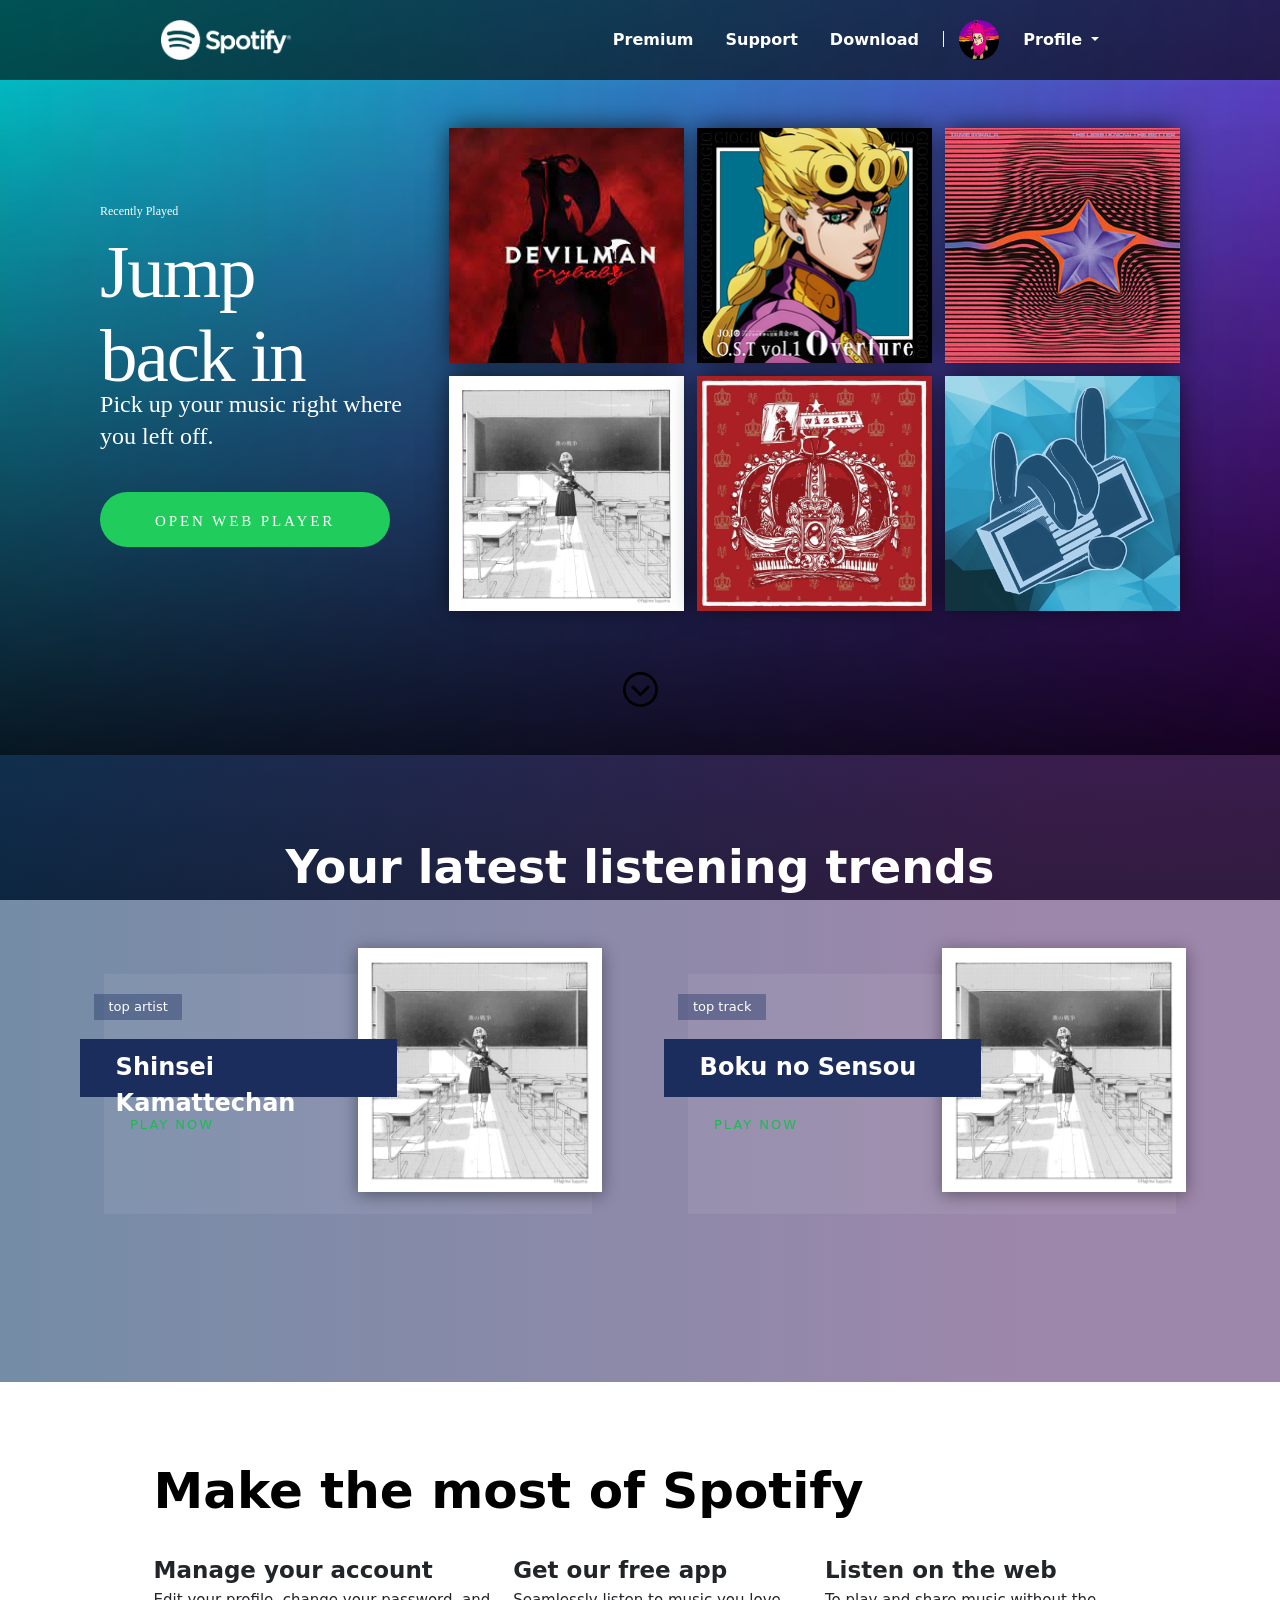
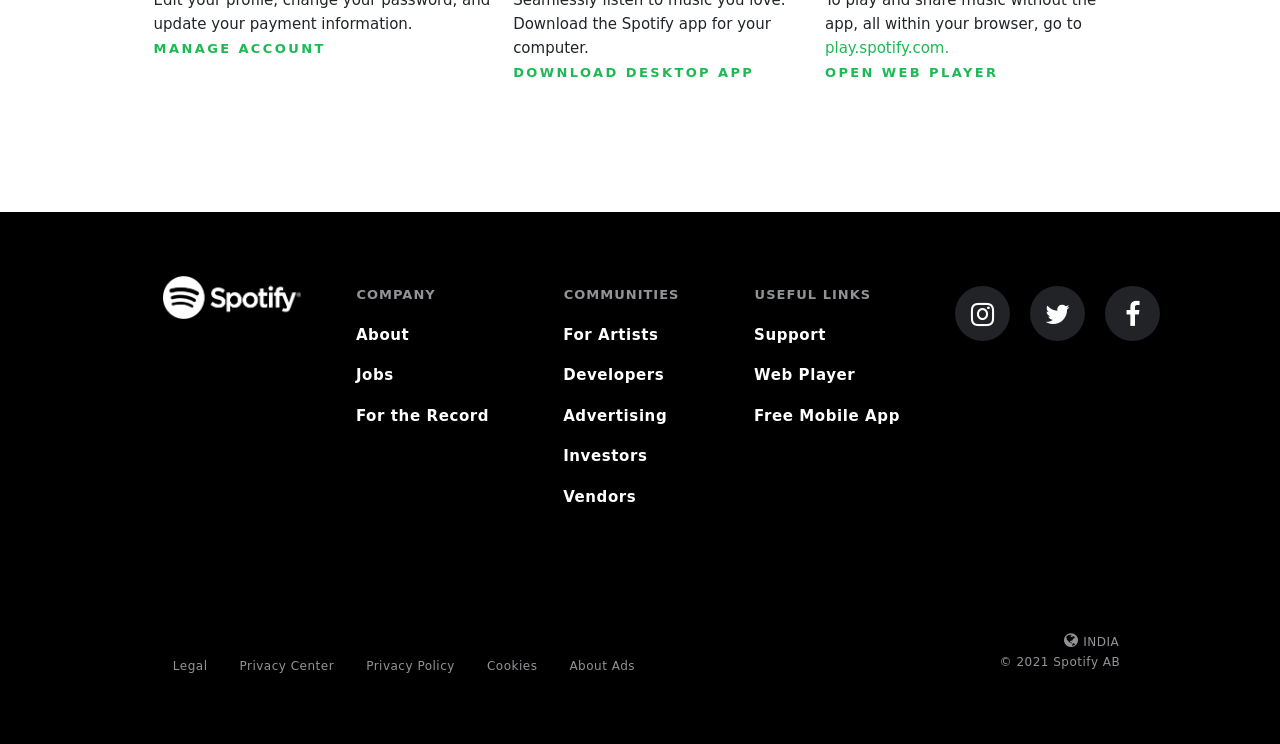
<file: index.html>
<!DOCTYPE html>
<div>
    <meta charset="UTF-8">
    <meta name="viewport" content="width=device-width, initial-scale=1.0">

    <head>
        <link rel="stylesheet" href="style.css" type="text/css">
        <link href="https://cdn.jsdelivr.net/npm/bootstrap@5.0.0-beta3/dist/css/bootstrap.min.css" rel="stylesheet" integrity="sha384-eOJMYsd53ii+scO/bJGFsiCZc+5NDVN2yr8+0RDqr0Ql0h+rP48ckxlpbzKgwra6" crossorigin="anonymous">
        <link rel="stylesheet" href="https://cdnjs.cloudflare.com/ajax/libs/font-awesome/5.15.1/css/all.min.css">
        <link href="//db.onlinewebfonts.com/c/01173b246d9d9ea808ea75a26b3b61bb?family=Circular+Spotify+Tx+T+Black" rel="stylesheet" type="text/css">
        <link href="https://maxcdn.bootstrapcdn.com/font-awesome/4.7.0/css/font-awesome.min.css" rel="stylesheet" />
        <link rel="icon" href="images/spotify-icon-green-logo-spotify-logo-png-hd-11562850769m45tulb4kl.png" />
        <title>
            Music for everyone - Spotify
        </title>
    </head>
    <nav class="navbar  navbar-dark navbar-expand-md fixed-top">
        <div class="container-fluid">
            <a class="navbar-brand" href="#">
                <img src="images/Spotify_Logo_RGB_White.png" class="nav-image" alt="" width="132" height="40"></a>
            <ul class="nav navbar-nav" id="navbar" style="position: relative;">
                <li class="nav-item" id="notprofile-pic">
                    <a class="nav-link" href="#">
                        <b>Premium</b>
                    </a>
                </li>
                <li class="nav-item " id="notprofile-pic">
                    <a class="nav-link " href="# ">
                        <b>Support</b>
                    </a>
                </li>
                <li class="nav-item" id="notprofile-pic">
                    <a class="nav-link" href="#">
                        <b>Download</b>
                    </a>
                </li>
                <li class="nav-item " id="notprofile-pic">
                    <img src="images/106-1062182_vertical-line-white-twitter-white-icon-png.png " id="bar">
                </li>
                <li class="nav-item">
                    <a href="#">
                        <img src="images/banana.jpg" height="40" width="40" style="border-radius: 50%;" class="banana-pic">
                    </a>
                </li>
                <li class="nav-item dropdown" id="notprofile-pic">
                    <a class="nav-link dropdown-toggle" data-toggle="dropdown" href="#">
                        <b>Profile</b>
                        <span class="caret"></span>
                    </a>
                    <div class="dropdown-menu">
                        <a class="dropdown-item" href="#" id="drop"><b>Account</b></a>
                        <a class="dropdown-item" href="#" style="font-weight: 600 !important; color:#8a8c8d;" id="drop">Log Out</a>
                    </div>
                </li>
                <li class="nav-item">
                    <div class="burger">
                        <div class="line1"></div>
                        <div class="line2"></div>
                        <div class="line3"></div>
                    </div>
                </li>
            </ul>
        </div>
        <ul class="navbar2">
            <li>
                <a href="#" class="big">Premium</a>
            </li>
            <li>
                <a href="#" class="big">Support</a>
            </li>
            <li>
                <a href="#" class="big">Download</a>
            </li>
            <li style="padding-top: 2em; padding-bottom: 2em;">
                <div style="background-color: white; width: 25px; height: 1px;">
                </div>
            </li>
            <li>
                <a href="#" class="smaller">Account</a>
            </li>
            <li>
                <a href="#" class="smaller">Log out</a>
            </li>
            <li>
                <a href="#"><img src="images/Spotify_Logo_RGB_White.png" alt="" width="100" height="30" style="margin-top: 40vh;"></a>
            </li>
        </ul>
    </nav>
    <div class="middle-section">
        <div class="middle-text">
            <div class="text">
                <div class="fine-text">
                    Recently Played
                </div>
                <div class="big-text">
                    Jump back in
                </div>
                <div class="small-text">
                    Pick up your music right where you left off.
                    <br>
                </div>
                <div class="buttonplayer">
                    <button class="web-player">OPEN WEB PLAYER</button>
                </div>
            </div>

            <div class="cards">
                <div class="song-card">
                    <img src="images/download (3).jfif" class="img">
                    <a href="https://www.youtube.com/watch?v=diuexInkshA" target="_blank" class="card-link">
                        <div class="overlay">
                            <div class="play-icon">
                                <i class="far fa-play-circle"></i>
                            </div>
                            <div class="song-name">
                                Devilman No Uta
                            </div>
                            <div class="artist">
                                Kensuke Usio
                            </div>
                        </div>
                    </a>
                </div>
                <div class="song-card">
                    <img src="images/overture.png" class="img">
                    <a href="https://www.youtube.com/watch?v=2MtOpB5LlUA" target="_blank" class="card-link">
                        <div class="overlay">
                            <div class="play-icon">
                                <i class="far fa-play-circle"></i>
                            </div>
                            <div class="song-name">
                                il vento d'oro
                            </div>
                            <div class="artist">
                                Yugo Kanno
                            </div>
                        </div>
                    </a>
                </div>
                <div class="song-card">
                    <img src="images/The_Less_I_Know_the_Better.jpg" class="img">
                    <a href="https://www.youtube.com/watch?v=sBzrzS1Ag_g" target="_blank" class="card-link">
                        <div class="overlay">
                            <div class="play-icon">
                                <i class="far fa-play-circle"></i>
                            </div>
                            <div class="song-name">
                                The Less I Know the Better
                            </div>
                            <div class="artist">
                                Tame Impala
                            </div>
                        </div>
                    </a>
                </div>
                <div class="song-card">
                    <img src="images/aots4.jpg" class="img">
                    <a href="https://www.youtube.com/watch?v=w2y715XAmso" target="_blank" class="card-link">
                        <div class="overlay">
                            <div class="play-icon">
                                <i class="far fa-play-circle"></i>
                            </div>
                            <div class="song-name">
                                Boku no Sensou
                            </div>
                            <div class="artist">
                                Shinsei Kamattechan
                            </div>
                        </div>
                    </a>
                </div>
                <div class="song-card">
                    <img src="images/02d2b31b49a9c4a2e1a3e565770227e5.640x640x1.jpg" class="img">
                    <a href="https://www.youtube.com/watch?v=Y27hMeRCYzA" target="_blank" class="card-link">
                        <div class="overlay">
                            <div class="play-icon">
                                <i class="far fa-play-circle"></i>
                            </div>
                            <div class="song-name">
                                Black Rover
                            </div>
                            <div class="artist">
                                Vickeblanka
                            </div>
                        </div>
                    </a>
                </div>
                <div class="song-card">
                    <img src="images/400x400bb.jpeg" class="img">
                    <a href="https://www.youtube.com/watch?v=1McPiczNkGg" target="_blank" class="card-link">
                        <div class="overlay">
                            <div class="play-icon">
                                <i class="far fa-play-circle"></i>
                            </div>
                            <div class="song-name">
                                Steel Ball Run Johnny Joestar Theme
                            </div>
                            <div class="artist">
                                Friedrich Habetler
                            </div>
                        </div>
                </div>
            </div>
        </div>
        <div class="container">
            <div class="carousel">
                <div class="track">
                    <div class="card"><img src="images/download (3).jfif">
                        <div class="carousel-text-cont">
                            <div class="carousel-text" id="text1">Devilman No Uta</div>
                            <div class="carousel-text" id="text2">Kensuke Usia</div>
                            <div class="carousel-text" id="text3"><a href="https://www.youtube.com/watch?v=diuexInkshA" target="_blank" class="link3">PLAY NOW</a></div>
                        </div>
                    </div>
                    <div class="card"><img src="images/overture.png">
                        <div class="carousel-text-cont">
                            <div class="carousel-text" id="text1"> il vento d'oro</div>
                            <div class="carousel-text" id="text2">Yugo Kanno</div>
                            <div class="carousel-text" id="text3"><a href="https://www.youtube.com/watch?v=2MtOpB5LlUA" target="_blank" class="link3">PLAY NOW</a></div>
                        </div>
                    </div>
                    <div class="card"><img src="images/The_Less_I_Know_the_Better.jpg">
                        <div class="carousel-text-cont">
                            <div class="carousel-text" id="text1">The Less I Know the Better</div>
                            <div class="carousel-text" id="text2">Tame Impala</div>
                            <div class="carousel-text" id="text3"><a href="https://www.youtube.com/watch?v=sBzrzS1Ag_g" target="_blank" class="link3">PLAY NOW</a></div>
                        </div>
                    </div>
                    <div class="card"><img src="images/aots4.jpg">
                        <div class="carousel-text-cont">
                            <div class="carousel-text" id="text1">Boku no Sensou</div>
                            <div class="carousel-text" id="text2">Shinsei Kamattechan</div>
                            <div class="carousel-text" id="text3"><a href="https://www.youtube.com/watch?v=w2y715XAmso" target="_blank" class="link3">PLAY NOW</a></div>
                        </div>
                    </div>
                    <div class="card"><img src="images/02d2b31b49a9c4a2e1a3e565770227e5.640x640x1.jpg">
                        <div class="carousel-text-cont">
                            <div class="carousel-text" id="text1">Black Rover</div>
                            <div class="carousel-text" id="text2">Vickeblanka</div>
                            <div class="carousel-text" id="text3"><a href="https://www.youtube.com/watch?v=Y27hMeRCYzA" target="_blank" class="link3">PLAY NOW</a></div>
                        </div>
                    </div>
                    <div class="card"><img src="images/400x400bb.jpeg">
                        <div class="carousel-text-cont">
                            <div class="carousel-text" id="text1">Steel Ball Run Johnny Joestar Theme</div>
                            <div class="carousel-text" id="text2">Friedrich Habetler</div>
                            <div class="carousel-text" id="text3"><a href="https://www.youtube.com/watch?v=1McPiczNkGg" target="_blank" class="link3">PLAY NOW</a></div>
                        </div>
                    </div>
                </div>
            </div>
        </div>
    </div>
    <br>
    <br>
    <div class="bounce-icon">
        <a href="#target"> <img src="images/chevron.svg" class="icon"></a>
    </div>
    <br>
    <br>
    <div class="stats" id="target">
        <div class="stats-header">
            Your latest listening trends
        </div>
        <div class="applets">
            <div class="content">
                <div class="applet-title">
                    top artist
                </div>
                <div class="applet-img">
                    <img src="images/aots4.jpg" class="applet-actual-img">
                </div>
                <div class="applet-text">
                    <div class="cover1">
                        <div class="applet-text-head">
                            top artist
                        </div>
                    </div>
                    <div class="cover2">
                        <div class="applet-text-name">
                            Shinsei Kamattechan
                        </div>
                    </div>
                    <div class="applet-text-link">
                        <a href="https://www.youtube.com/watch?v=w2y715XAmso" target="_blank" class="applet-link">
                            PLAY NOW
                        </a>
                    </div>
                </div>
            </div>
            <div class="content">
                <div class="applet-title">
                    top track
                </div>
                <div class="applet-img">
                    <img src="images/aots4.jpg" class="applet-actual-img">
                </div>
                <div class=" applet-text ">
                    <div class="cover1 ">
                        <div class="applet-text-head ">
                            top track
                        </div>
                    </div>
                    <div class="cover2">
                        <div class=" applet-text-name ">
                            Boku no Sensou
                        </div>
                    </div>
                    <div class="applet-text-link ">
                        <a href="https://www.youtube.com/watch?v=w2y715XAmso" target="_blank" class="applet-link">
                            PLAY NOW
                        </a>
                    </div>
                </div>
            </div>
        </div>
    </div>
    <div class="app ">
        <div class="app-flex ">
            <div class="heading ">
                Make the most of Spotify
            </div>
            <br>
            <div class="extra-options ">
                <div class="manage-account ">
                    <div class="extra-head " style="padding-right: 1em; ">
                        Manage your account
                    </div>
                    <div class="extra-info " style="padding-right: 5em; ">
                        Edit your profile, change your password, and update your payment information.
                    </div>
                    <br>
                    <div class="final-link-div ">
                        <a href="# " class="final-link ">
                                manage account
                            </a>
                    </div>
                </div>
                <div class="free-app ">
                    <div class="extra-head ">
                        Get our free app
                    </div>
                    <div class="extra-info ">
                        Seamlessly listen to music you love. Download the Spotify app for your computer.
                    </div>
                    <br>
                    <div class="final-link-div ">
                        <a href="# " class="final-link ">
                                download desktop app
                        </a>
                    </div>

                </div>
                <div class="listen-web ">
                    <div class="extra-head ">
                        Listen on the web
                    </div>
                    <div class="extra-info ">
                        To play and share music without the app, all within your browser, go to
                        <a href="# " class="spotify-link ">play.spotify.com.</a>
                    </div>
                    <br>
                    <div class="final-link-div ">
                        <a href="# " class="final-link ">open web player</a>
                    </div>
                </div>
            </div>
        </div>
    </div>
    <div class="footer ">
        <div class="social">
            <div class="logo-col ">
                <img src="images/Spotify_Logo_RGB_White.png " class="footer-image ">
            </div>
            <div class="flex-of-grid ">
                <div class="columns ">
                    <div class="company-col " style="width: 200%; padding-right: 0em; ">
                        <ul class="last ">
                            <li>
                                <div class="list-header ">COMPANY</div>
                            </li>
                            <div class="remaining ">
                                <li>
                                    <a href="# " class="footer-link ">
                                About
                                </a>
                                </li>
                                <li>
                                    <a href="# " class="footer-link ">
                                Jobs
                                    </a>
                                </li>
                                <li>
                                    <a href="# " class="footer-link ">
                                For the Record
                                    </a>
                                </li>
                            </div>
                        </ul>
                    </div>
                </div>
                <div class="columns ">
                    <div class="community-col " style="width: 200%; padding-right: 0em; ">
                        <ul class="last ">
                            <li>
                                <div class="list-header ">COMMUNITIES</div>
                            </li>
                            <div class="remaining ">
                                <li>
                                    <a href="# " class="footer-link ">
                                For Artists
                                    </a>
                                </li>
                                <li>
                                    <a href="# " class="footer-link ">
                                Developers
                                    </a>
                                </li>
                                <li>
                                    <a href="# " class="footer-link ">
                                Advertising
                                </a>
                                </li>
                                <li>
                                    <a href="# " class="footer-link ">
                                Investors
                                    </a>
                                </li>
                                <li>
                                    <a href="# " class="footer-link ">  
                                Vendors
                                    </a>
                                </li>
                            </div>
                        </ul>
                    </div>
                </div>
                <div class="columns ">
                    <div class="useful-col " style="width: 200%; padding-right: 0em; ">
                        <ul class="last ">
                            <li>
                                <div class="list-header ">USEFUL LINKS</div>
                            </li>
                            <div class="remaining ">
                                <li>
                                    <a href="# " class="footer-link ">
                                Support
                                    </a>
                                </li>
                                <li>
                                    <a href="# " class="footer-link ">
                                Web Player
                                    </a>
                                </li>
                                <li>
                                    <a href="# " class="footer-link ">
                                Free Mobile App
                                    </a>
                                </li>
                            </div>
                        </ul>
                    </div>
                </div>
            </div>
            <div class="social-logo ">
                <div class="social-border ">
                    <a href="# " class="socials ">
                        <i class="fa fa-instagram " style="font-size:27px; "></i>
                    </a>
                </div>
                <div class="social-border ">
                    <a href="# " class="socials ">
                        <i class="fa fa-twitter " style="font-size:27px; "></i>
                    </a>
                </div>
                <div class="social-border ">
                    <a href="# " class="socials ">
                        <i class="fa fa-facebook " style="font-size:27px; "></i>
                    </a>
                </div>
            </div>
        </div>
        <br>
        <br>
        <br>
        <br>
        <div class="info ">
            <div class="flag-info ">
                <div style="margin-right: 5px; ">
                    <i class="fa fa-globe " style="color:#919496 "></i>
                </div>
                <div>
                    <a href="# " class="feeling-proud ">
                            INDIA
                        </a>
                </div>
            </div>
            <div class="final ">
                <div class="extra-inf ">
                    <ul class="list ">
                        <li class="final-elements ">
                            <a href="# " class="final-links ">
                            Legal
                                </a>
                        </li>

                        <li class="final-elements ">
                            <a href="# " class="final-links ">
                            Privacy Center
                                </a>
                        </li>
                        <li class="final-elements ">
                            <a href="# " class="final-links ">
                            Privacy Policy
                                </a>
                        </li>
                        <li class="final-elements ">
                            <a href="# " class="final-links ">
                            Cookies
                                </a>
                        </li>
                        <li class="final-elements ">
                            <a href="# " class="final-links ">
                            About Ads
                                </a>
                        </li>
                    </ul>
                </div>
                <div class="end ">
                    © 2021 Spotify AB
                </div>
            </div>
        </div>
    </div>
</div>
<script src="https://code.jquery.com/jquery-3.2.1.slim.min.js" integrity="sha384-KJ3o2DKtIkvYIK3UENzmM7KCkRr/rE9/Qpg6aAZGJwFDMVNA/GpGFF93hXpG5KkN" crossorigin="anonymous"></script>
<script src="https://cdnjs.cloudflare.com/ajax/libs/popper.js/1.12.9/umd/popper.min.js" integrity="sha384-ApNbgh9B+Y1QKtv3Rn7W3mgPxhU9K/ScQsAP7hUibX39j7fakFPskvXusvfa0b4Q" crossorigin="anonymous"></script>
<script src="https://maxcdn.bootstrapcdn.com/bootstrap/4.0.0/js/bootstrap.min.js" integrity="sha384-JZR6Spejh4U02d8jOt6vLEHfe/JQGiRRSQQxSfFWpi1MquVdAyjUar5+76PVCmYl" crossorigin="anonymous"></script>
<script src="app.js"></script>


</body>

</html>
</file>
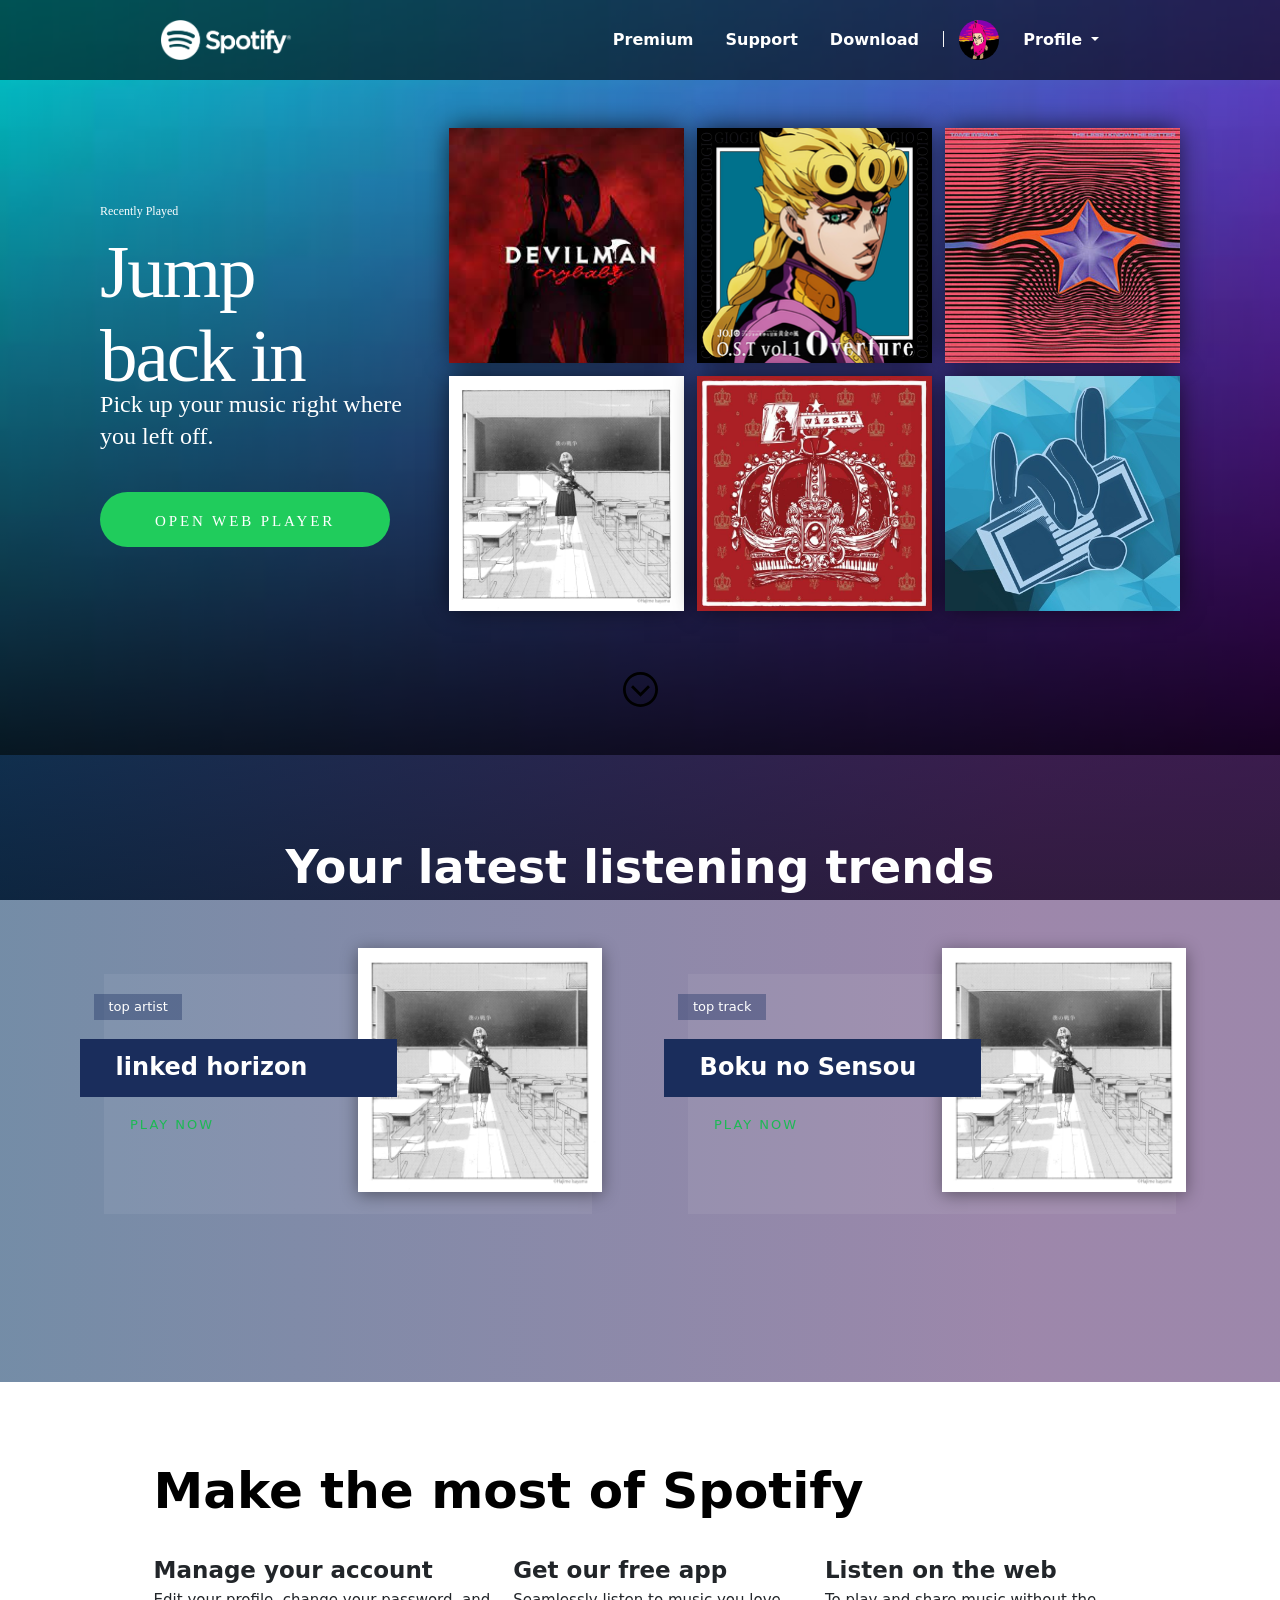
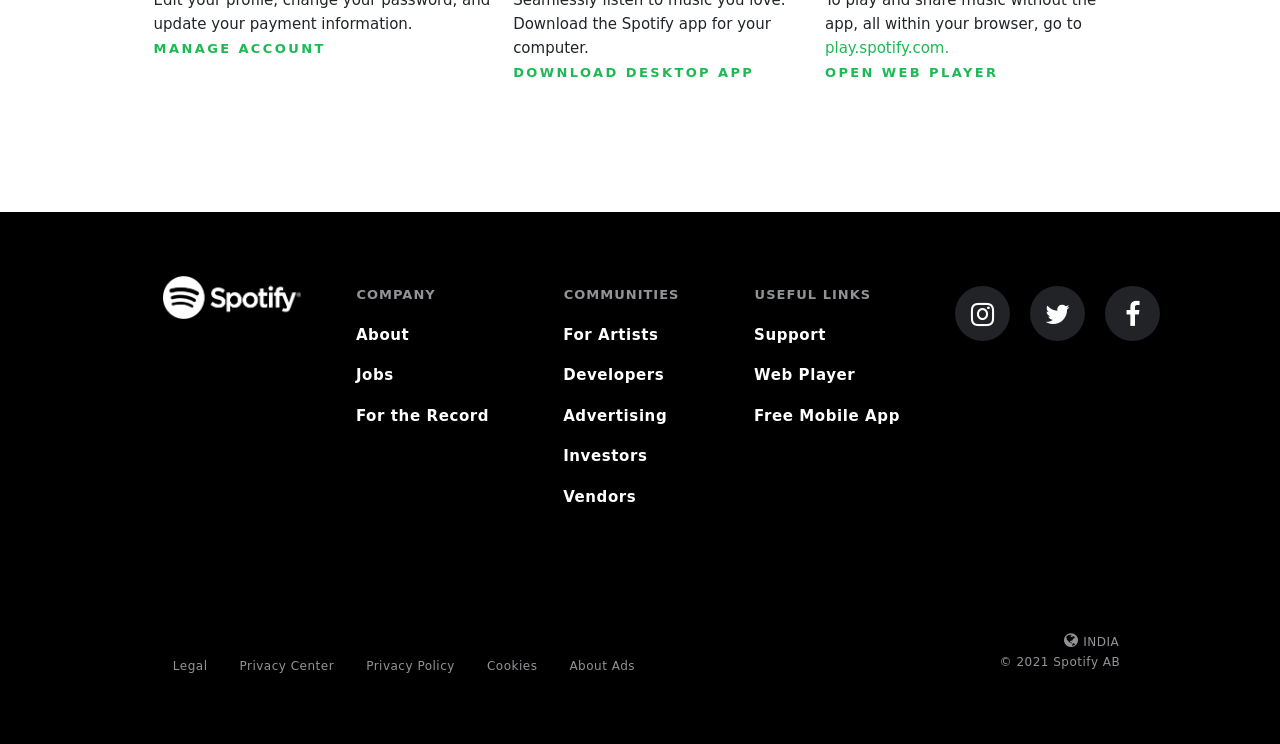
<file: Spotify-Clone.html>
<!DOCTYPE html>
<div>
    <meta charset="UTF-8">
    <meta name="viewport" content="width=device-width, initial-scale=1.0">

    <head>
        <link rel="stylesheet" href="style.css" type="text/css">
        <link href="https://cdn.jsdelivr.net/npm/bootstrap@5.0.0-beta3/dist/css/bootstrap.min.css" rel="stylesheet" integrity="sha384-eOJMYsd53ii+scO/bJGFsiCZc+5NDVN2yr8+0RDqr0Ql0h+rP48ckxlpbzKgwra6" crossorigin="anonymous">
        <link rel="stylesheet" href="https://cdnjs.cloudflare.com/ajax/libs/font-awesome/5.15.1/css/all.min.css">
        <link href="//db.onlinewebfonts.com/c/01173b246d9d9ea808ea75a26b3b61bb?family=Circular+Spotify+Tx+T+Black" rel="stylesheet" type="text/css">
        <link href="https://maxcdn.bootstrapcdn.com/font-awesome/4.7.0/css/font-awesome.min.css" rel="stylesheet" />

        <title>
            Music for everyone - Spotify
        </title>
    </head>
    <nav class="navbar  navbar-dark navbar-expand-md fixed-top">
        <div class="container-fluid">
            <a class="navbar-brand" href="#">
                <img src="images/Spotify_Logo_RGB_White.png" class="nav-image" alt="" width="132" height="40"></a>
            <ul class="nav navbar-nav" id="navbar" style="position: relative;">
                <li class="nav-item" id="notprofile-pic">
                    <a class="nav-link" href="#">
                        <b>Premium</b>
                    </a>
                </li>
                <li class="nav-item " id="notprofile-pic">
                    <a class="nav-link " href="# ">
                        <b>Support</b>
                    </a>
                </li>
                <li class="nav-item" id="notprofile-pic">
                    <a class="nav-link" href="#">
                        <b>Download</b>
                    </a>
                </li>
                <li class="nav-item " id="notprofile-pic">
                    <img src="images/106-1062182_vertical-line-white-twitter-white-icon-png.png " id="bar">
                </li>
                <li class="nav-item">
                    <a href="#">
                        <img src="images/banana.jpg" height="40" width="40" style="border-radius: 50%;" class="banana-pic">
                    </a>
                </li>
                <li class="nav-item dropdown" id="notprofile-pic">
                    <a class="nav-link dropdown-toggle" data-toggle="dropdown" href="#">
                        <b>Profile</b>
                        <span class="caret"></span>
                    </a>
                    <div class="dropdown-menu">
                        <a class="dropdown-item" href="#" id="drop"><b>Account</b></a>
                        <a class="dropdown-item" href="#" style="font-weight: 600 !important; color:#8a8c8d;" id="drop">Log Out</a>
                    </div>
                </li>
                <li class="nav-item">
                    <div class="burger">
                        <div class="line1"></div>
                        <div class="line2"></div>
                        <div class="line3"></div>
                    </div>
                </li>
            </ul>
        </div>
        <ul class="navbar2">
            <li>
                <a href="#" class="big">Premium</a>
            </li>
            <li>
                <a href="#" class="big">Support</a>
            </li>
            <li>
                <a href="#" class="big">Download</a>
            </li>
            <li style="padding-top: 2em; padding-bottom: 2em;">
                <div style="background-color: white; width: 25px; height: 1px;">
                </div>
            </li>
            <li>
                <a href="#" class="smaller">Account</a>
            </li>
            <li>
                <a href="#" class="smaller">Log out</a>
            </li>
            <li>
                <a href="#"><img src="images/Spotify_Logo_RGB_White.png" alt="" width="100" height="30" style="margin-top: 40vh;"></a>
            </li>
        </ul>
    </nav>
    <div class="middle-section">
        <div class="middle-text">
            <div class="text">
                <div class="fine-text">
                    Recently Played
                </div>
                <div class="big-text">
                    Jump back in
                </div>
                <div class="small-text">
                    Pick up your music right where you left off.
                    <br>
                </div>
                <div class="buttonplayer">
                    <button class="web-player">OPEN WEB PLAYER</button>
                </div>
            </div>

            <div class="cards">
                <div class="song-card">
                    <img src="images/download (3).jfif" class="img">
                    <a href="#" class="card-link">
                        <div class="overlay">
                            <div class="play-icon">
                                <i class="far fa-play-circle"></i>
                            </div>
                            <div class="song-name">
                                Devilman No Uta
                            </div>
                            <div class="artist">
                                Kensuke Usio
                            </div>
                        </div>
                    </a>
                </div>
                <div class="song-card">
                    <img src="images/overture.png" class="img">
                    <a href="#" class="card-link">
                        <div class="overlay">
                            <div class="play-icon">
                                <i class="far fa-play-circle"></i>
                            </div>
                            <div class="song-name">
                                il vento d'oro
                            </div>
                            <div class="artist">
                                Yugo Kanno
                            </div>
                        </div>
                    </a>
                </div>
                <div class="song-card">
                    <img src="images/The_Less_I_Know_the_Better.jpg" class="img">
                    <a href="#" class="card-link">
                        <div class="overlay">
                            <div class="play-icon">
                                <i class="far fa-play-circle"></i>
                            </div>
                            <div class="song-name">
                                The Less I Know the Better
                            </div>
                            <div class="artist">
                                Tame Impala
                            </div>
                        </div>
                    </a>
                </div>
                <div class="song-card">
                    <img src="images/aots4.jpg" class="img">
                    <a href="#" class="card-link">
                        <div class="overlay">
                            <div class="play-icon">
                                <i class="far fa-play-circle"></i>
                            </div>
                            <div class="song-name">
                                Boku no Sensou
                            </div>
                            <div class="artist">
                                Shinsei Kamattechan
                            </div>
                        </div>
                    </a>
                </div>
                <div class="song-card">
                    <img src="images/02d2b31b49a9c4a2e1a3e565770227e5.640x640x1.jpg" class="img">
                    <a href="#" class="card-link">
                        <div class="overlay">
                            <div class="play-icon">
                                <i class="far fa-play-circle"></i>
                            </div>
                            <div class="song-name">
                                Black Rover
                            </div>
                            <div class="artist">
                                Vickeblanka
                            </div>
                        </div>
                    </a>
                </div>
                <div class="song-card">
                    <img src="images/400x400bb.jpeg" class="img">
                    <a href="#" class="card-link">
                        <div class="overlay">
                            <div class="play-icon">
                                <i class="far fa-play-circle"></i>
                            </div>
                            <div class="song-name">
                                Steel Ball Run Johnny Joestar Theme
                            </div>
                            <div class="artist">
                                Friedrich Habetler
                            </div>
                        </div>
                </div>
            </div>
        </div>
        <div class="container">
            <div class="carousel">
                <div class="track">
                    <div class="card"><img src="images/download (3).jfif">
                        <div class="carousel-text-cont">
                            <div class="carousel-text" id="text1">Devilman No Uta</div>
                            <div class="carousel-text" id="text2">Kensuke Usia</div>
                            <div class="carousel-text" id="text3"><a href="#" class="link3">PLAY NOW</a></div>
                        </div>
                    </div>
                    <div class="card"><img src="images/overture.png">
                        <div class="carousel-text-cont">
                            <div class="carousel-text" id="text1"> il vento d'oro</div>
                            <div class="carousel-text" id="text2">Yugo Kanno</div>
                            <div class="carousel-text" id="text3"><a href="#" class="link3">PLAY NOW</a></div>
                        </div>
                    </div>
                    <div class="card"><img src="images/The_Less_I_Know_the_Better.jpg">
                        <div class="carousel-text-cont">
                            <div class="carousel-text" id="text1">The Less I Know the Better</div>
                            <div class="carousel-text" id="text2">Tame Impala</div>
                            <div class="carousel-text" id="text3"><a href="#" class="link3">PLAY NOW</a></div>
                        </div>
                    </div>
                    <div class="card"><img src="images/aots4.jpg">
                        <div class="carousel-text-cont">
                            <div class="carousel-text" id="text1">Boku no Sensou</div>
                            <div class="carousel-text" id="text2">Shinsei Kamattechan</div>
                            <div class="carousel-text" id="text3"><a href="#" class="link3">PLAY NOW</a></div>
                        </div>
                    </div>
                    <div class="card"><img src="images/02d2b31b49a9c4a2e1a3e565770227e5.640x640x1.jpg">
                        <div class="carousel-text-cont">
                            <div class="carousel-text" id="text1">Black Rover</div>
                            <div class="carousel-text" id="text2">Vickeblanka</div>
                            <div class="carousel-text" id="text3"><a href="#" class="link3">PLAY NOW</a></div>
                        </div>
                    </div>
                    <div class="card"><img src="images/400x400bb.jpeg">
                        <div class="carousel-text-cont">
                            <div class="carousel-text" id="text1">Steel Ball Run Johnny Joestar Theme</div>
                            <div class="carousel-text" id="text2">Friedrich Habetler</div>
                            <div class="carousel-text" id="text3"><a href="#" class="link3">PLAY NOW</a></div>
                        </div>
                    </div>
                </div>
            </div>
        </div>
    </div>
    <br>
    <br>
    <div class="bounce-icon">
        <a href="#target"> <img src="images/chevron.svg" class="icon"></a>
    </div>
    <br>
    <br>
    <div class="stats" id="target">
        <div class="stats-header">
            Your latest listening trends
        </div>
        <div class="applets">
            <div class="content">
                <div class="applet-title">
                    top artist
                </div>
                <div class="applet-img">
                    <img src="images/aots4.jpg" class="applet-actual-img">
                </div>
                <div class="applet-text">
                    <div class="cover1">
                        <div class="applet-text-head">
                            top artist
                        </div>
                    </div>
                    <div class="cover2">
                        <div class="applet-text-name">
                            linked horizon
                        </div>
                    </div>
                    <div class="applet-text-link">
                        <a href="#" class="applet-link">
                            PLAY NOW
                        </a>
                    </div>
                </div>
            </div>
            <div class="content">
                <div class="applet-title">
                    top track
                </div>
                <div class="applet-img">
                    <img src="images/aots4.jpg" class="applet-actual-img">
                </div>
                <div class=" applet-text ">
                    <div class="cover1 ">
                        <div class="applet-text-head ">
                            top track
                        </div>
                    </div>
                    <div class="cover2">
                        <div class=" applet-text-name ">
                            Boku no Sensou
                        </div>
                    </div>
                    <div class="applet-text-link ">
                        <a href="#" class="applet-link">
                            PLAY NOW
                        </a>
                    </div>
                </div>
            </div>
        </div>
    </div>
    <div class="app ">
        <div class="app-flex ">
            <div class="heading ">
                Make the most of Spotify
            </div>
            <br>
            <div class="extra-options ">
                <div class="manage-account ">
                    <div class="extra-head " style="padding-right: 1em; ">
                        Manage your account
                    </div>
                    <div class="extra-info " style="padding-right: 5em; ">
                        Edit your profile, change your password, and update your payment information.
                    </div>
                    <br>
                    <div class="final-link-div ">
                        <a href="# " class="final-link ">
                                manage account
                            </a>
                    </div>
                </div>
                <div class="free-app ">
                    <div class="extra-head ">
                        Get our free app
                    </div>
                    <div class="extra-info ">
                        Seamlessly listen to music you love. Download the Spotify app for your computer.
                    </div>
                    <br>
                    <div class="final-link-div ">
                        <a href="# " class="final-link ">
                                download desktop app
                        </a>
                    </div>

                </div>
                <div class="listen-web ">
                    <div class="extra-head ">
                        Listen on the web
                    </div>
                    <div class="extra-info ">
                        To play and share music without the app, all within your browser, go to
                        <a href="# " class="spotify-link ">play.spotify.com.</a>
                    </div>
                    <br>
                    <div class="final-link-div ">
                        <a href="# " class="final-link ">open web player</a>
                    </div>
                </div>
            </div>
        </div>
    </div>
    <div class="footer ">
        <div class="social">
            <div class="logo-col ">
                <img src="images/Spotify_Logo_RGB_White.png " class="footer-image ">
            </div>
            <div class="flex-of-grid ">
                <div class="columns ">
                    <div class="company-col " style="width: 200%; padding-right: 0em; ">
                        <ul class="last ">
                            <li>
                                <div class="list-header ">COMPANY</div>
                            </li>
                            <div class="remaining ">
                                <li>
                                    <a href="# " class="footer-link ">
                                About
                                </a>
                                </li>
                                <li>
                                    <a href="# " class="footer-link ">
                                Jobs
                                    </a>
                                </li>
                                <li>
                                    <a href="# " class="footer-link ">
                                For the Record
                                    </a>
                                </li>
                            </div>
                        </ul>
                    </div>
                </div>
                <div class="columns ">
                    <div class="community-col " style="width: 200%; padding-right: 0em; ">
                        <ul class="last ">
                            <li>
                                <div class="list-header ">COMMUNITIES</div>
                            </li>
                            <div class="remaining ">
                                <li>
                                    <a href="# " class="footer-link ">
                                For Artists
                                    </a>
                                </li>
                                <li>
                                    <a href="# " class="footer-link ">
                                Developers
                                    </a>
                                </li>
                                <li>
                                    <a href="# " class="footer-link ">
                                Advertising
                                </a>
                                </li>
                                <li>
                                    <a href="# " class="footer-link ">
                                Investors
                                    </a>
                                </li>
                                <li>
                                    <a href="# " class="footer-link ">  
                                Vendors
                                    </a>
                                </li>
                            </div>
                        </ul>
                    </div>
                </div>
                <div class="columns ">
                    <div class="useful-col " style="width: 200%; padding-right: 0em; ">
                        <ul class="last ">
                            <li>
                                <div class="list-header ">USEFUL LINKS</div>
                            </li>
                            <div class="remaining ">
                                <li>
                                    <a href="# " class="footer-link ">
                                Support
                                    </a>
                                </li>
                                <li>
                                    <a href="# " class="footer-link ">
                                Web Player
                                    </a>
                                </li>
                                <li>
                                    <a href="# " class="footer-link ">
                                Free Mobile App
                                    </a>
                                </li>
                            </div>
                        </ul>
                    </div>
                </div>
            </div>
            <div class="social-logo ">
                <div class="social-border ">
                    <a href="# " class="socials ">
                        <i class="fa fa-instagram " style="font-size:27px; "></i>
                    </a>
                </div>
                <div class="social-border ">
                    <a href="# " class="socials ">
                        <i class="fa fa-twitter " style="font-size:27px; "></i>
                    </a>
                </div>
                <div class="social-border ">
                    <a href="# " class="socials ">
                        <i class="fa fa-facebook " style="font-size:27px; "></i>
                    </a>
                </div>
            </div>
        </div>
        <br>
        <br>
        <br>
        <br>
        <div class="info ">
            <div class="flag-info ">
                <div style="margin-right: 5px; ">
                    <i class="fa fa-globe " style="color:#919496 "></i>
                </div>
                <div>
                    <a href="# " class="feeling-proud ">
                            INDIA
                        </a>
                </div>
            </div>
            <div class="final ">
                <div class="extra-inf ">
                    <ul class="list ">
                        <li class="final-elements ">
                            <a href="# " class="final-links ">
                            Legal
                                </a>
                        </li>

                        <li class="final-elements ">
                            <a href="# " class="final-links ">
                            Privacy Center
                                </a>
                        </li>
                        <li class="final-elements ">
                            <a href="# " class="final-links ">
                            Privacy Policy
                                </a>
                        </li>
                        <li class="final-elements ">
                            <a href="# " class="final-links ">
                            Cookies
                                </a>
                        </li>
                        <li class="final-elements ">
                            <a href="# " class="final-links ">
                            About Ads
                                </a>
                        </li>
                    </ul>
                </div>
                <div class="end ">
                    © 2021 Spotify AB
                </div>
            </div>
        </div>
    </div>
</div>
<script src="https://code.jquery.com/jquery-3.2.1.slim.min.js" integrity="sha384-KJ3o2DKtIkvYIK3UENzmM7KCkRr/rE9/Qpg6aAZGJwFDMVNA/GpGFF93hXpG5KkN" crossorigin="anonymous"></script>
<script src="https://cdnjs.cloudflare.com/ajax/libs/popper.js/1.12.9/umd/popper.min.js" integrity="sha384-ApNbgh9B+Y1QKtv3Rn7W3mgPxhU9K/ScQsAP7hUibX39j7fakFPskvXusvfa0b4Q" crossorigin="anonymous"></script>
<script src="https://maxcdn.bootstrapcdn.com/bootstrap/4.0.0/js/bootstrap.min.js" integrity="sha384-JZR6Spejh4U02d8jOt6vLEHfe/JQGiRRSQQxSfFWpi1MquVdAyjUar5+76PVCmYl" crossorigin="anonymous"></script>
<script src="app.js"></script>


</body>

</html>
</file>
<file: style.css>
@import url(//db.onlinewebfonts.com/c/01173b246d9d9ea808ea75a26b3b61bb?family=Circular+Spotify+Tx+T+Black);
@font-face {
    font-family: "Circular Spotify Tx T Black";
    src: url("//db.onlinewebfonts.com/t/01173b246d9d9ea808ea75a26b3b61bb.eot");
    src: url("//db.onlinewebfonts.com/t/01173b246d9d9ea808ea75a26b3b61bb.eot?#iefix") format("embedded-opentype"), url("//db.onlinewebfonts.com/t/01173b246d9d9ea808ea75a26b3b61bb.woff2") format("woff2"), url("//db.onlinewebfonts.com/t/01173b246d9d9ea808ea75a26b3b61bb.woff") format("woff"), url("//db.onlinewebfonts.com/t/01173b246d9d9ea808ea75a26b3b61bb.ttf") format("truetype"), url("//db.onlinewebfonts.com/t/01173b246d9d9ea808ea75a26b3b61bb.svg#Circular Spotify Tx T Black") format("svg");
}

html,
body {
    margin: 0;
    padding: 0;
    box-sizing: border-box;
    font-family: "Circular Spotify Tx T Black";
    overflow-x: hidden;
    background: linear-gradient(to bottom, rgba(0, 0, 0, 0), rgba(0, 0, 0, 2)), url(images/download.jfif);
    background-position: center center;
    background-repeat: no-repeat;
    background-attachment: fixed;
    background-size: cover;
}

.navbar {
    top: 0;
    background-color: rgba(0, 0, 0, 0.60);
    height: 5em;
}

.navbar .navbar-brand {
    margin-left: 11.75%;
    position: relative;
}

.nav {
    position: absolute;
    margin-right: 10.25%;
}

.nav-item {
    margin-right: 1em;
    position: relative;
}

.navbar2 {
    display: none;
}

.dropdown-item:hover {
    color: #1DB954 !important;
    background-color: white !important;
}

.dropdown-item:focus {
    background-color: white!important;
}

#bar {
    height: 1em;
    width: 0.25px;
    transform: translateY(37.5%);
}

.nav>li>a {
    transition: color 0s;
    color: white !important;
}

.nav>li>a:hover {
    color: #1DB954 !important;
}

.burger {
    display: flex;
    flex-direction: column;
    justify-content: center;
    align-items: center;
    padding-top: 0.35em;
}

.burger div {
    width: 25px;
    height: 3px;
    background-color: white;
    margin: 3px;
    border-style: none;
    border-radius: 32px;
    transition: all 0.2s ease-in-out;
}

.middle-text {
    padding-left: 3%;
    padding-right: 3%;
    display: flex;
    flex-direction: row;
    height: 77%;
    width: 100%;
    top: 23%;
    align-items: center;
    justify-content: center;
    margin-top: 10%;
}

.text {
    font-family: "Circular Spotify Tx T Black";
    color: white;
    font-size: 75px;
    display: flex;
    flex-direction: column;
    width: 27%;
    line-height: 1;
    top: 20%;
    justify-content: center;
    align-items: flex-start;
    margin-right: 2%;
}

.fine-text {
    font-size: 12px;
    padding-bottom: 4%;
    letter-spacing: 0;
}

.big-text {
    width: 90%;
    line-height: 1.12;
    letter-spacing: -2px;
}

.small-text {
    position: relative;
    top: -10px;
    width: 100%;
    letter-spacing: 0;
    font-size: 24px;
    line-height: 1.35;
}

.web-player {
    margin-top: 7%;
    width: 290px;
    height: 55px;
    text-align: center;
    background-color: #20cc5c;
    color: white;
    text-align: center;
    font-size: 15px;
    padding-top: 5px;
    border-radius: 32px;
    letter-spacing: 2.9px;
    border: none;
    transition: all 0.3s;
    font-weight: 100;
}

.web-player:hover {
    background-color: #35dd70;
}

.cards {
    display: grid;
    grid-template-columns: auto auto auto;
    row-gap: 13px;
    column-gap: 13px;
}

.song-card {
    position: relative;
    display: inline-block;
    width: 235px;
    height: auto;
}

.overlay {
    position: absolute;
    top: 0;
    left: 0;
    height: 100%;
    width: 100%;
    transition: all 0.3s ease;
    background-color: rgba(0, 0, 0, 0.75);
    color: #FFFFFF;
    display: flex;
    flex-direction: column;
    align-items: center;
    justify-content: center;
    transition: opacity 0.18s ease-out;
    opacity: 0;
}

.overlay:hover {
    opacity: 1;
}

.play-icon {
    font-size: 25px;
}

.img {
    display: block;
    height: auto;
    width: 100%;
    box-shadow: 0px -2px 25px -3px rgba(0, 0, 0, 0.75);
}

.song-name {
    text-align: center;
    padding: 0.8em;
    padding-top: 0.5em;
    padding-bottom: 0;
    font-size: 17px;
    letter-spacing: 0;
    font-weight: 500;
}

.artist {
    margin-top: 0.3em;
    font-size: 15px;
    color: #aaaaaa;
    font-weight: 400;
}

.middle-section {
    display: flex;
    flex-direction: column;
}

.icon {
    height: 35px;
    width: 35px;
}

.bounce-icon {
    display: block;
    text-align: center;
    animation: bounce 2s infinite ease-in-out;
}

@keyframes bounce {
    0% {
        transform: translateY(0);
    }
    50% {
        transform: translateY(-11px);
    }
    100% {
        transform: translateY(0);
    }
}

.stats {
    display: flex;
    flex-direction: column;
    padding-top: 4.9em;
    padding-bottom: 4.5em;
    background-image: linear-gradient(to right, #163f6b98 0%, #552f6d93 80%);
    justify-content: center;
    align-items: center;
}

.stats-header {
    font-size: 46px;
    color: white;
    font-weight: 700;
}

.content {
    position: relative;
    width: 30.5em;
    height: 15em;
    margin: 3em;
    background-color: rgba(255, 255, 255, 0.062);
}

.applets {
    display: flex;
    flex-direction: row;
    padding-top: 1.5em;
    padding-bottom: 3em;
    width: 100%;
    justify-content: center;
}

.applet-text {
    display: flex;
    flex-direction: column;
    text-transform: none;
}

.cover1 {
    position: relative;
    margin-top: 4%;
    left: -2%;
}

.applet-text-head {
    color: white;
    font-size: 13px;
    background-color: #1e326467;
    height: 2em;
    width: 18%;
    text-align: center;
    display: grid;
    place-items: center;
}

.applet-text-name {
    color: white;
    font-weight: 700;
    font-size: 24px;
    background-color: #1a2d5c;
    position: relative;
    z-index: 2;
    width: 65%;
    height: 2.4em;
    padding-left: 1.5em;
    padding-top: 0.4em;
}

.cover2 {
    position: relative;
    margin-top: 4%;
    left: -5%;
}

.applet-link {
    text-decoration: none;
    font-size: 13px;
    letter-spacing: 2px;
    color: #1DB954;
    font-weight: 500;
    padding-left: 2em;
    transition: all 0.4s;
}

.applet-link:hover {
    color: #35dd70;
}

.applet-text-link {
    margin-top: 3%;
}

.applet-actual-img {
    position: absolute;
    top: -11%;
    right: -2%;
    width: 50%;
    box-shadow: 0px 3px 16px 0px rgba(0, 0, 0, 0.4);
}

.app {
    background-color: white;
}

.app-flex {
    display: flex;
    flex-direction: column;
    padding-left: 12%;
    padding-right: 12%;
    padding-top: 4.5em;
    padding-bottom: 8em;
}

.heading {
    font-size: 50px;
    font-weight: 700;
    color: black;
}

.extra-options {
    display: grid;
    grid-template-columns: auto auto auto;
    column-gap: 1em;
}

.extra-head {
    font-size: 23px;
    font-weight: 700;
}

.extra-info {
    padding-top: 1.25em;
    padding-right: 3em;
    font-weight: 500;
    font-size: 15px;
}

.spotify-link {
    color: #1DB954;
    text-decoration: none;
}

.spotify-link:hover {
    color: #35dd70;
}

.final-link {
    text-decoration: none;
    font-size: 13px;
    text-transform: uppercase;
    font-weight: 700;
    letter-spacing: 2.4px;
    padding-right: 1em;
    color: #1DB954;
    transition: all 0.25s;
}

.final-link:hover {
    color: #35dd70;
}

.footer {
    width: 100%;
    color: white;
    background-color: black;
    padding-bottom: 4%;
    margin-right: 50%;
}

.social {
    padding-top: 5%;
    display: grid;
    grid-template-columns: 18% 70% auto;
    padding-left: 12%;
    padding-right: 18%;
    column-gap: 1em;
}

.flex-of-grid {
    display: flex;
    flex-direction: row;
    position: relative;
    right: 2.5em;
}

.columns {
    padding-left: 1.5em;
}

.footer-image {
    height: 43px;
    width: 140px;
    position: relative;
    left: 0.5em;
}

.last {
    list-style-type: none;
}

.last li {
    padding: 0.6em;
}

.list-header {
    color: #919496;
    font-size: 13px;
    letter-spacing: 1px;
    font-weight: 700;
}

.remaining {
    font-size: 15px;
    font-weight: 600;
    letter-spacing: 0.6px;
}

.footer-link {
    text-decoration: none;
    color: white;
}

.footer-link:hover {
    color: #1DB954;
}

.social-logo {
    display: flex;
    flex-direction: row;
    position: relative;
    right: 13%;
}

.social-border {
    display: flex;
    flex-direction: row;
    height: 55px;
    width: 55px;
    border-radius: 50%;
    background-color: #222326;
    position: relative;
}

.socials {
    color: white;
    position: absolute;
    top: 60%;
    left: 50%;
    transform: translate(-50%, -60%);
}

.socials:hover {
    color: #1DB954
}

.social-border {
    margin: 10px;
}

.feeling-proud {
    color: #919496;
    font-size: 12px;
    letter-spacing: 0.5px;
    text-decoration: none;
}

.feeling-proud:hover {
    color: #1DB954;
}

.flag-info {
    display: flex;
    flex-direction: row;
    align-items: center;
    justify-content: flex-end;
    margin-right: 2%;
}

.extra-info {
    display: flex;
    flex-direction: row;
    align-items: center;
    justify-content: space-between;
    padding: 0;
}

.final-links {
    text-decoration: none;
    color: #919496;
    font-size: 12px;
    letter-spacing: 0.5px;
    font-weight: 400;
}

.final-links:hover {
    color: #1DB954;
}

.end {
    text-decoration: none;
    color: #919496;
    font-size: 12px;
    letter-spacing: 0.5px;
    font-weight: 400;
    margin-right: 1.9%;
}

.info {
    padding-left: 11%;
    padding-right: 11%;
}

.list {
    list-style-type: none;
    display: flex;
    flex-direction: row;
}

.extra-info {
    display: inline;
    padding: 0;
}

.final {
    display: flex;
    flex-direction: row;
    justify-content: space-between;
}

.final-elements {
    margin-right: 2em;
}

.applet-title {
    display: none;
}

@media only screen and (min-width:1000px) {
    .burger {
        display: none;
    }
}

@media only screen and (min-width:1000px) and (max-width: 1100px) {
    .cards {
        display: grid;
        row-gap: 20px;
        column-gap: 0px;
        justify-content: center;
        position: relative;
        margin-left: 12%;
    }
    .img {
        width: 90%;
    }
    .overlay {
        width: 90%;
        padding: 0;
        margin: 0;
    }
    .song-card {
        padding: 0;
        margin: 0;
        width: 13.2em;
    }
    .text {
        width: 20%;
    }
    .middle-text {
        justify-content: space-around;
        margin-top: 8em;
    }
    .big-text {
        font-size: 75px;
        width: 4em;
    }
    .small-text {
        width: 160%;
    }
}

@media only screen and (max-width: 1000px) {
    .navbar {
        top: 0;
        background-color: rgba(0, 0, 0, 1);
        height: 8.5%;
    }
    .banana-pic {
        position: relative;
        right: -2.5em;
        width: 2em;
        height: auto;
        z-index: 1;
    }
    .toggle .line1 {
        transform: rotate(-45deg) translate(-5px, 4.5px);
    }
    .toggle .line2 {
        opacity: 0;
    }
    .toggle .line3 {
        transform: rotate(45deg) translate(-5px, -5px);
    }
    .burger {
        position: absolute;
        top: 0.5em;
        right: -4em;
        padding: 0;
        z-index: 200;
        cursor: pointer;
    }
    .burger div {
        height: 3px;
        margin-top: 1px;
        z-index: 200;
    }
    .navbar2 {
        display: flex;
        position: absolute;
        top: 0vh;
        left: 45%;
        flex-direction: column;
        list-style: none;
        background-color: black;
        padding-top: 4vh;
        width: 100%;
        height: 100vh;
        z-index: 100;
        transform: translateX(55%);
        transition: transform 0.33s ease-in-out;
    }
    .navbar2 a:hover {
        color: #1DB954;
    }
    .nav-active {
        transform: translateX(0%);
    }
    .navbar2 a {
        text-decoration: none;
        color: white;
    }
    .img2 {
        position: absolute;
        top: 85vh;
    }
    .big {
        font-size: 37px;
        font-weight: 700;
    }
    .smaller {
        font-size: 28px;
        font-weight: 500;
    }
    .nav-image {
        height: auto;
        width: 4.5em;
        transform: translateY(0%);
    }
    .text {
        padding-top: 6vh;
    }
    .fine-text {
        transform: translateY(40%);
        text-align: center;
    }
    .big-text {
        font-size: 63px;
        width: 100%;
    }
    #notprofile-pic {
        display: none;
    }
    .small-text {
        width: 100%;
        font-size: 23px;
        padding-top: 0.3em;
        padding-bottom: 0.1em;
    }
    .extra-options {
        grid-template-columns: auto auto;
        column-gap: 1em;
        row-gap: 2em;
    }
    .extra-head {
        padding-bottom: 1.1em;
    }
    .app-flex {
        padding-top: 6em;
        padding-left: 6%;
        padding-right: 2.4em;
    }
    .heading {
        font-size: 40px;
    }
    .final-link-div {
        padding-top: 1.1em;
    }
    .middle-text {
        flex-direction: column;
    }
    .text {
        width: 60%;
        justify-content: center;
        align-items: center;
        text-align: center;
    }
    .cards {
        padding-top: 2.5em;
    }
    .web-player {
        margin-top: 3%;
    }
    .footer-image {
        height: 28px;
        width: 92.5px;
        position: relative;
        left: 0.4em;
    }
    .cards {
        padding: 3.5%;
    }
    .flex-of-grid {
        position: relative;
        padding-top: 3em;
        padding-bottom: 4em;
        left: -2em;
    }
    .social {
        padding-top: 5%;
        position: relative;
        display: grid;
        grid-template-columns: auto;
        padding-left: 6%;
    }
    .social-logo {
        position: relative;
        left: -0.2em;
    }
    .list {
        position: relative;
        left: -0.9em;
        top: -5px;
    }
    .navbar .navbar-brand {
        margin-left: 5.5%;
    }
    .info {
        padding-left: 5.5%;
        padding-right: 11%;
    }
    .columns {
        padding-left: 0;
    }
}

@media only screen and (max-width: 1160px) {
    .applets {
        display: flex;
        flex-direction: column;
        justify-content: center;
        align-items: center;
    }
    .content {
        width: 36em;
        height: 17em;
    }
    .applet-text-name {
        width: 61%;
    }
}

@media only screen and (max-width: 768px) {
    .navbar .navbar-brand {
        margin-left: 1%;
        position: relative;
        display: grid;
        place-items: center;
    }
    .navbar {
        height: 3.5em;
    }
    .nav-image {
        width: 4em;
    }
    .big-text {
        font-size: 45px;
        width: 100%;
        position: relative;
    }
    .banana-pic {
        width: 30px;
        height: auto;
        position: relative;
        right: 100%;
        margin-right: 0.1em;
    }
    .burger {
        position: absolute;
        top: -1.5em;
        padding: 0;
        right: -0.75em;
        cursor: pointer;
    }
    .burger div {
        height: 3px;
        margin-top: 1px;
    }
    .text {
        padding-top: 1.5em;
    }
    .navbar-nav {
        margin-right: 0;
    }
    .small-text {
        font-size: 19px;
        letter-spacing: 0.7px;
    }
    .text {
        width: 90%;
        position: relative;
        top: -0.6em;
    }
    .buttonplayer {
        padding-bottom: 0.5em;
    }
    .app-flex {
        padding-top: 4.3em;
        padding-left: 15px;
        padding-right: 1%;
    }
    .heading {
        font-size: 30px;
    }
    .extra-head {
        font-size: 20px;
        font-weight: 700;
    }
    .extra-options {
        grid-template-columns: auto;
    }
    .final-link {
        font-weight: 600;
        letter-spacing: 2px;
        font-size: 12px !important;
    }
    .extra-info {
        font-weight: 600;
        letter-spacing: 0.55px;
    }
    .flex-of-grid {
        display: flex;
        flex-direction: column;
        padding-bottom: 0;
        padding-top: 8%;
        margin-bottom: 0;
        margin-left: 1%;
    }
    .social {
        padding-left: 15px;
        padding-top: 11%;
    }
    .social-logo {
        padding-top: 1em;
        position: relative;
        transform: translateY(100%);
        left: -11px;
    }
    .social-border {
        height: 45px;
        width: 45px;
        border-radius: 50%;
        position: relative;
    }
    .info {
        padding-left: 1%;
        padding-right: 0;
        position: relative;
        bottom: 0;
    }
    .final-link {
        font-size: 10px;
    }
    .columns {
        padding-top: 1.5em;
    }
    .footer {
        padding-bottom: 0;
        margin-bottom: 0;
    }
    .end {
        padding-right: 0;
        margin-right: 1.5%;
        width: 30%;
        text-align: right;
    }
    .last li {
        padding: 0;
        margin: 0;
    }
    .remaining li {
        padding-top: 1.5em;
    }
    .footer-image {
        left: 0.5%;
    }
    .final-elements {
        padding: 0;
        margin: 0;
        margin-right: 10px;
        text-align: left;
    }
    .cards {
        display: none;
    }
    .carousel {
        display: block !important;
    }
    .list {
        display: flex;
        flex-wrap: wrap;
        align-items: center;
        padding-left: 1.5em;
        position: relative;
        top: -5px;
    }
    .stats-header {
        font-size: 33px;
        width: 95%;
        text-align: center;
    }
    .content {
        display: inline;
        margin-left: auto;
        margin-right: auto;
        width: 85%;
        height: 50vh;
        flex-direction: column;
        justify-content: center;
        align-items: center;
        display: flex;
        height: auto;
        padding-bottom: 1em;
    }
    .applet-actual-img {
        position: relative;
        width: 90%;
        height: auto;
        margin-left: auto;
        margin-right: auto;
        padding: 0;
        display: block;
        transform: translate(-2%, -10%);
    }
    .applet-text-head {
        background-color: #1e326467;
        height: 2em;
        width: 40%;
        text-align: center;
        padding: 0;
        display: none;
    }
    .applets {
        padding-top: 4em;
        padding-bottom: 0;
    }
    .applet-title {
        display: flex;
        flex-direction: row;
        z-index: 10;
        position: relative;
        top: -10.5vh;
        background-color: rgba(255, 255, 255, 0.062);
        padding-left: 5%;
        padding-right: 5%;
        padding-top: 1%;
        padding-bottom: 1%;
        color: white;
        text-transform: capitalize;
        font-size: 12px;
    }
    .applet-text-name {
        font-weight: 700;
        font-size: 20px;
        flex-grow: 1;
    }
    .cover1 {
        display: flex;
        flex-direction: row;
        width: 110%;
        justify-content: center;
    }
    .cover2 {
        display: flex;
        flex-direction: row;
        width: 110%;
        justify-content: center;
    }
    .applet-text {
        display: grid;
        grid-template-columns: auto;
        row-gap: 10px;
        width: 100%;
        height: 20vh;
        text-align: center;
        position: relative;
        top: -3em;
    }
}

@media only screen and (max-width: 550px) {
    .applet-text {
        top: -1.25em;
    }
    .applet-text-name {
        text-align: center;
    }
    .applet-title {
        top: -7.5vh;
    }
}

@media only screen and (max-width: 500px) {
    .navbar2 {
        top: 0vh;
        padding-top: 4vh;
        width: 101%;
        left: 10%;
        transform: translateX(100%);
        transition: 0.35s ease-in-out;
    }
    .big {
        font-size: 33px;
    }
    .smaller {
        font-size: 23px;
        font-weight: 400;
    }
    .nav-active {
        transform: translateX(-10%);
    }
}

@media only screen and (max-width: 350px) {
    .applet-title {
        top: -5.5vh;
    }
}

@keyframes navLinkFade {
    0% {
        opacity: 0;
        transform: translateX(1000px);
    }
    100% {
        opacity: 1;
        transform: translateX(0px);
    }
}

.carousel {
    width: 200vw;
    height: 30em;
    left: -20vw;
    top: -3em;
    position: relative;
    display: none;
}

.carousel .track {
    position: absolute;
    top: 1vh;
    left: 5em;
    display: inline-flex;
    touch-action: none;
}

.carousel .track .card {
    width: 45vw;
    position: relative;
    height: 45vw;
    margin-right: 8vw;
}

.carousel .track .card img {
    width: 50vw;
    right: 2.5%;
    bottom: 1%;
    height: auto;
    position: relative;
}

.carousel-text {
    margin-left: 9%;
    padding-top: 2.5px;
    padding-bottom: 2.5px;
    overflow: hidden;
    text-overflow: ellipsis;
    text-align: center;
}

#text1 {
    color: #919496;
    font-weight: 700;
    font-size: 17px;
    text-decoration: none !important;
    width: calc(105%);
}

#text2 {
    color: white;
    position: relative;
}

.link3 {
    color: #1DB954;
    text-decoration: none;
    font-weight: 500;
    letter-spacing: 1.5px;
    transition: all ease-in-out 0.2s;
    position: relative;
    cursor: grab;
}

.link3:hover {
    color: #35dd70;
}

.carousel-text-cont {
    display: flex;
    flex-direction: column;
    justify-content: center;
    place-items: center;
    align-items: center;
    text-decoration: none;
    text-overflow: ellipsis;
    white-space: nowrap;
    padding-top: 0.5em;
}

@media only screen and (max-width: 600px) {
    .carousel {
        height: 62vh;
    }
}

@media only screen and (max-width: 500px) {
    .carousel {
        height: 55vh;
    }
}

@media only screen and (max-width: 425px) {
    .carousel {
        height: 48vh;
    }
}

@media only screen and (max-width: 350px) {
    .carousel {
        height: 43vh;
    }
}
</file>
